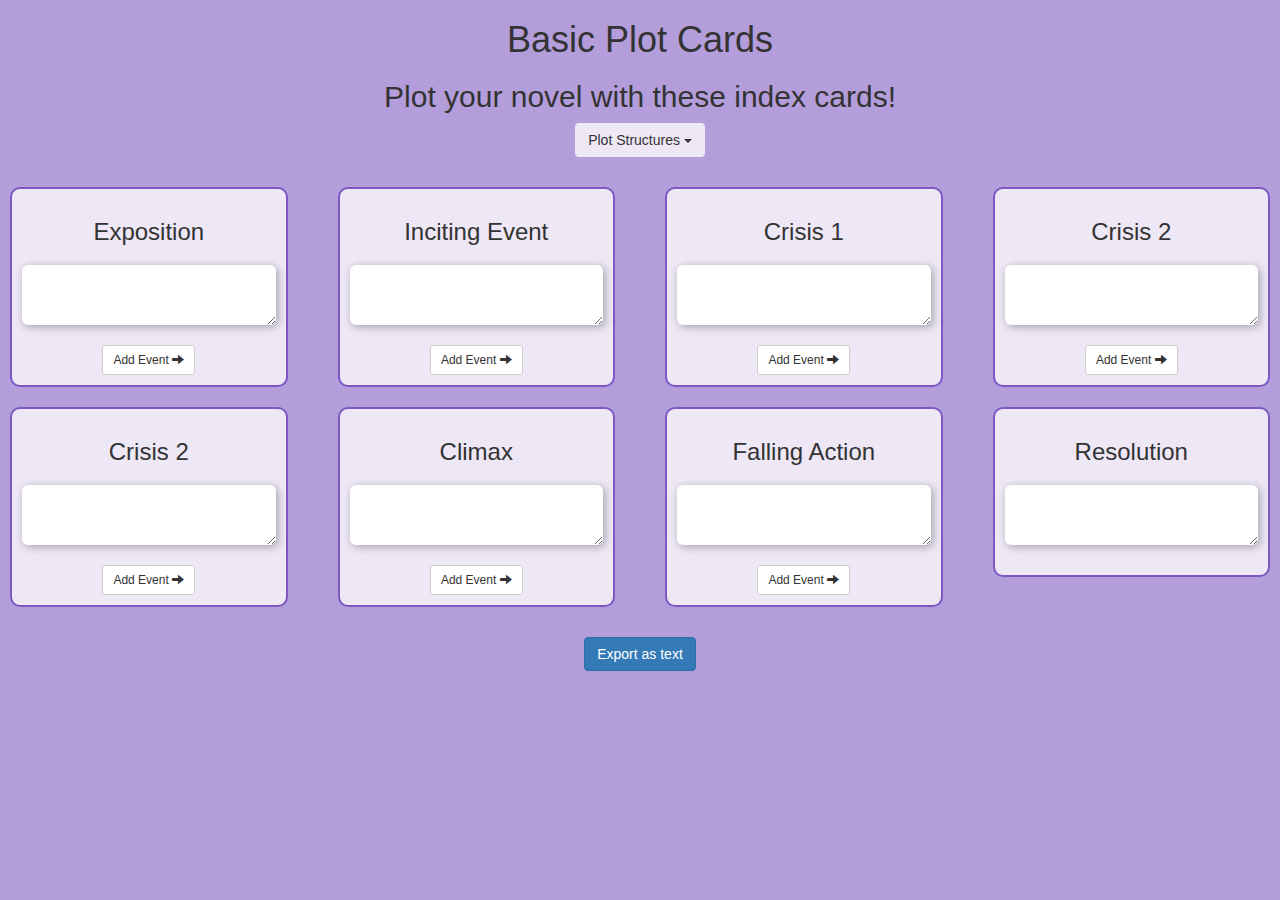
<file: index.html>
<!DOCTYPE html>
<html>
    <head>
        <!-- Bootstrap -->
        <link rel="stylesheet" href="https://maxcdn.bootstrapcdn.com/bootstrap/3.3.7/css/bootstrap.min.css" integrity="sha384-BVYiiSIFeK1dGmJRAkycuHAHRg32OmUcww7on3RYdg4Va+PmSTsz/K68vbdEjh4u" crossorigin="anonymous">
        <!-- CSS -->
        <link rel="stylesheet" href="main.css">
        <!-- Jquery -->
        <script src="https://ajax.googleapis.com/ajax/libs/jquery/1.12.4/jquery.min.js"></script>
        <script src="https://maxcdn.bootstrapcdn.com/bootstrap/3.3.7/js/bootstrap.min.js"></script>
        <script src = "plotcards.js"></script>
    <title>Basic Plot Cards</title>
    </head>
    <body>
        <h1>Basic Plot Cards</h1>
        <h2>Plot your novel with these index cards!</h2>
        <div class="dropdown">
          <button class="btn menubtn dropdown-toggle" type="button" data-toggle="dropdown">Plot Structures
          <span class="caret"></span></button>
          <ul class="dropdown-menu">
            <li><a href="/index.html">Basic</a></li> <!--Fichtean Curve, page default -->
            <li><a href="/snowflake.html">Snowflake</a></li> <!-- three disasters and an ending -->
            <li><a href="/herojourney.html">Hero's Journey</a></li> <!-- https://static1.squarespace.com/static/5654c2e4e4b0c0b1609ae3a3/t/578d3dbcc534a5d4da00870e/1468875295326/Every+novel+needs+a+solid+foundation%21+If+you%27re+ready+to+build+your+own%2C+check+out+my+breakdown+of+these+three+bestselling+plot+structures+%28plus+tips+for+planning+your+multi-POV+novel+or+book+series%29.?format=750w -->
              <li><a href="/pixar.html">Pixar</a></li>
          </ul>
        </div>
        <br>
        <!-- dropdown cards go here -->
        <div class = "row">
            <div class = "col-sm-3 col-xs-6">
                <div class = "default-card">
                    <h3 class = "cardtitle">Exposition</h3>
                    <textarea class = "cardtext"></textarea>
                    <button type="button" class="btn btn-default btn-sm addafter">Add Event <span class="glyphicon glyphicon-arrow-right"></span>
                    </button>
                </div>
            </div>
            <div class = "col-sm-3 col-xs-6">
                <div class = "default-card">
                    <h3 class = "cardtitle">Inciting Event</h3>
                    <textarea class = "cardtext"></textarea>
                    <button type="button" class="btn btn-default btn-sm addafter">Add Event <span class="glyphicon glyphicon-arrow-right"></span>
                    </button>
                </div>
            </div>
            <div class = "col-sm-3 col-xs-6">
                <div class = "default-card">
                    <h3 class = "cardtitle">Crisis 1</h3>
                    <textarea class = "cardtext"></textarea>
                    <button type="button" class="btn btn-default btn-sm addafter">Add Event <span class="glyphicon glyphicon-arrow-right"></span>
                    </button>
                </div>
            </div>
            <div class = "col-sm-3 col-xs-6">
                <div class = "default-card">
                    <h3 class = "cardtitle">Crisis 2</h3>
                    <textarea class = "cardtext"></textarea>
                    <button type="button" class="btn btn-default btn-sm addafter">Add Event <span class="glyphicon glyphicon-arrow-right"></span>
                    </button>
                </div>
            </div>
            <div class = "col-sm-3 col-xs-6">
                <div class = "default-card">
                    <h3 class = "cardtitle">Crisis 2</h3>
                    <textarea class = "cardtext"></textarea>
                    <button type="button" class="btn btn-default btn-sm addafter">Add Event <span class="glyphicon glyphicon-arrow-right"></span>
                    </button>
                </div>
            </div>
            <div class = "col-sm-3 col-xs-6">
                <div class = "default-card">
                    <h3 class = "cardtitle">Climax</h3>
                    <textarea class = "cardtext"></textarea>
                    <button type="button" class="btn btn-default btn-sm addafter">Add Event <span class="glyphicon glyphicon-arrow-right"></span>
                    </button>
                </div>
            </div>
            <div class = "col-sm-3 col-xs-6">
                <div class = "default-card">
                    <h3 class = "cardtitle">Falling Action</h3>
                    <textarea class = "cardtext"></textarea>
                    <button type="button" class="btn btn-default btn-sm addafter">Add Event <span class="glyphicon glyphicon-arrow-right"></span>
                    </button>
                </div>
            </div>
            <div class = "col-sm-3 col-xs-6">
                <div class = "default-card">
                    <h3 class = "cardtitle">Resolution</h3>
                    <textarea class = "cardtext"></textarea>

                </div>
            </div>
        </div>
        <br>
        <div class = "buttoncontainer text-center">
            <button class = "btn btn-primary" id="textexport">Export as text</button>
        </div>
    </body>
</html>
</file>
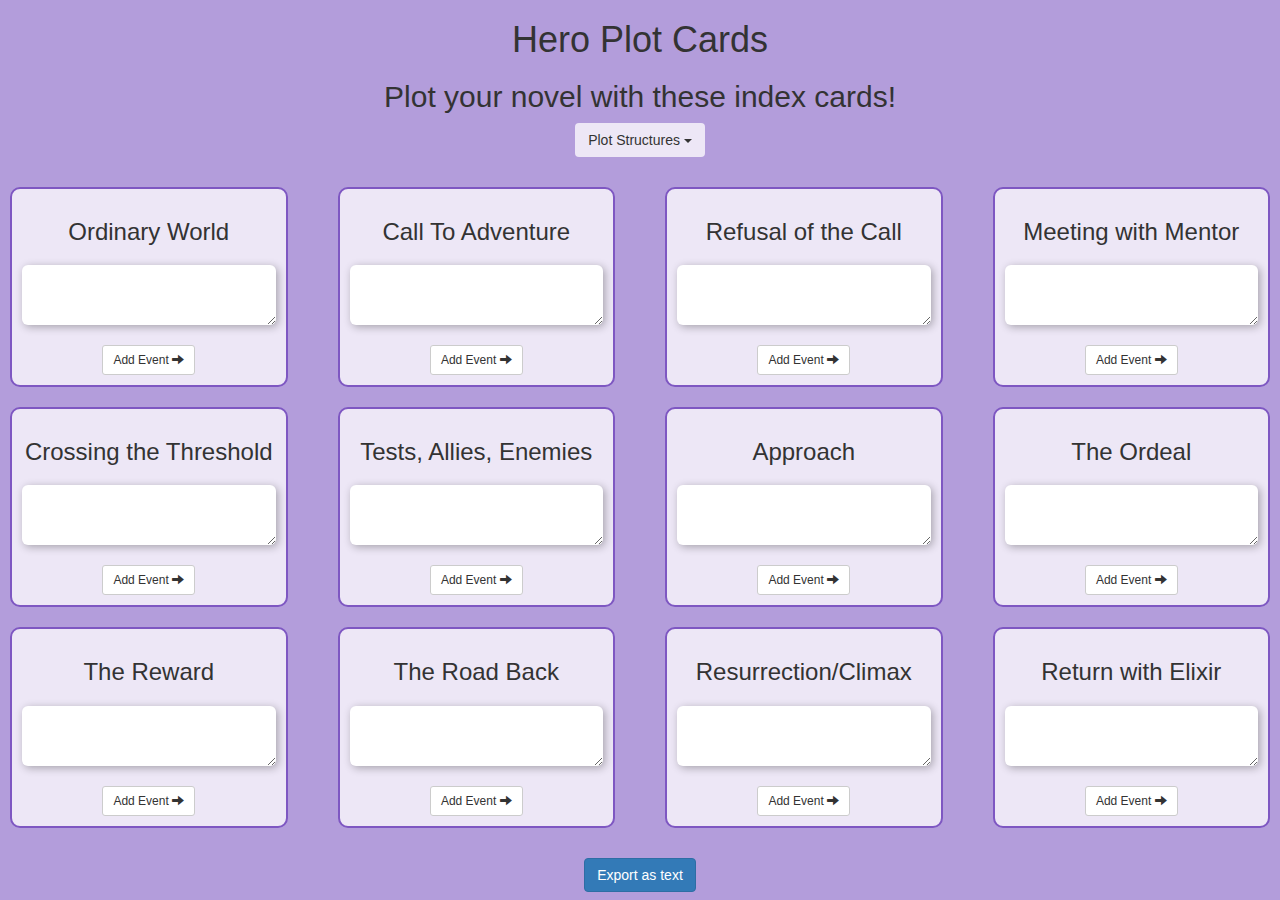
<file: herojourney.html>
<!DOCTYPE html>
<html>
    <head>
        <!-- Bootstrap -->
        <link rel="stylesheet" href="https://maxcdn.bootstrapcdn.com/bootstrap/3.3.7/css/bootstrap.min.css" integrity="sha384-BVYiiSIFeK1dGmJRAkycuHAHRg32OmUcww7on3RYdg4Va+PmSTsz/K68vbdEjh4u" crossorigin="anonymous">
        <!-- CSS -->
        <link rel="stylesheet" href="main.css">
        <!-- Jquery -->
        <script src="https://ajax.googleapis.com/ajax/libs/jquery/1.12.4/jquery.min.js"></script>
        <script src="https://maxcdn.bootstrapcdn.com/bootstrap/3.3.7/js/bootstrap.min.js"></script>
        <script src = "plotcards.js"></script>
    <title>Hero Plot Cards</title>
    </head>
    <body>
        <h1>Hero Plot Cards</h1>
        <h2>Plot your novel with these index cards!</h2>
        <div class="dropdown">
          <button class="btn menubtn dropdown-toggle" type="button" data-toggle="dropdown">Plot Structures
          <span class="caret"></span></button>
          <ul class="dropdown-menu">
            <li><a href="/index.html">Basic</a></li> <!--Fichtean Curve, page default -->
            <li><a href="/snowflake.html">Snowflake</a></li> <!-- three disasters and an ending -->
            <li><a href="/herojourney.html">Hero's Journey</a></li> <!-- https://static1.squarespace.com/static/5654c2e4e4b0c0b1609ae3a3/t/578d3dbcc534a5d4da00870e/1468875295326/Every+novel+needs+a+solid+foundation%21+If+you%27re+ready+to+build+your+own%2C+check+out+my+breakdown+of+these+three+bestselling+plot+structures+%28plus+tips+for+planning+your+multi-POV+novel+or+book+series%29.?format=750w -->
              <li><a href="/pixar.html">Pixar</a></li>
          </ul>
        </div>
        <br>
        <!-- dropdown cards go here -->
        <div class = "row">
            <div class = "col-sm-3 col-xs-6">
                <div class = "default-card">
                    <h3 class = "cardtitle">Ordinary World</h3>
                    <textarea class = "cardtext autoExpand"></textarea>
                    <button type="button" class="btn btn-default btn-sm addafter">Add Event <span class="glyphicon glyphicon-arrow-right"></span>
                    </button>
                </div>
            </div>
            <div class = "col-sm-3 col-xs-6">
                <div class = "default-card">
                    <h3 class = "cardtitle">Call To Adventure</h3>
                    <textarea class = "cardtext"></textarea>
                    <button type="button" class="btn btn-default btn-sm addafter">Add Event <span class="glyphicon glyphicon-arrow-right"></span>
                    </button>
                </div>
            </div>
            <div class = "col-sm-3 col-xs-6">
                <div class = "default-card">
                    <h3 class = "cardtitle">Refusal of the Call</h3>
                    <textarea class = "cardtext"></textarea>
                    <button type="button" class="btn btn-default btn-sm addafter">Add Event <span class="glyphicon glyphicon-arrow-right"></span>
                    </button>
                </div>
            </div>
            <div class = "col-sm-3 col-xs-6">
                <div class = "default-card">
                    <h3 class = "cardtitle">Meeting with Mentor</h3>
                    <textarea class = "cardtext"></textarea>
                    <button type="button" class="btn btn-default btn-sm addafter">Add Event <span class="glyphicon glyphicon-arrow-right"></span>
                    </button>
                </div>
            </div>
            <div class = "col-sm-3 col-xs-6">
                <div class = "default-card">
                    <h3 class = "cardtitle">Crossing the Threshold</h3>
                    <textarea class = "cardtext"></textarea>
                    <button type="button" class="btn btn-default btn-sm addafter">Add Event <span class="glyphicon glyphicon-arrow-right"></span>
                    </button>
                </div>
            </div>
            <div class = "col-sm-3 col-xs-6">
                <div class = "default-card">
                    <h3 class = "cardtitle">Tests, Allies, Enemies</h3>
                    <textarea class = "cardtext"></textarea>
                    <button type="button" class="btn btn-default btn-sm addafter">Add Event <span class="glyphicon glyphicon-arrow-right"></span>
                    </button>
                </div>
            </div>
            <div class = "col-sm-3 col-xs-6">
                <div class = "default-card">
                    <h3 class = "cardtitle">Approach</h3>
                    <textarea class = "cardtext"></textarea>
                    <button type="button" class="btn btn-default btn-sm addafter">Add Event <span class="glyphicon glyphicon-arrow-right"></span>
                    </button>
                </div>
            </div>
                        <div class = "col-sm-3 col-xs-6">
                <div class = "default-card">
                    <h3 class = "cardtitle">The Ordeal</h3>
                    <textarea class = "cardtext"></textarea>
                    <button type="button" class="btn btn-default btn-sm addafter">Add Event <span class="glyphicon glyphicon-arrow-right"></span>
                    </button>
                </div>
            </div>
            <div class = "col-sm-3 col-xs-6">
                <div class = "default-card">
                    <h3 class = "cardtitle">The Reward</h3>
                    <textarea class = "cardtext"></textarea>
                    <button type="button" class="btn btn-default btn-sm addafter">Add Event <span class="glyphicon glyphicon-arrow-right"></span>
                    </button>
                </div>
            </div>
            <div class = "col-sm-3 col-xs-6">
                <div class = "default-card">
                    <h3 class = "cardtitle">The Road Back</h3>
                    <textarea class = "cardtext"></textarea>
                    <button type="button" class="btn btn-default btn-sm addafter">Add Event <span class="glyphicon glyphicon-arrow-right"></span>
                    </button>
                </div>
            </div>
            <div class = "col-sm-3 col-xs-6">
                <div class = "default-card">
                    <h3 class = "cardtitle">Resurrection/Climax</h3>
                    <textarea class = "cardtext"></textarea>
                    <button type="button" class="btn btn-default btn-sm addafter">Add Event <span class="glyphicon glyphicon-arrow-right"></span>
                    </button>
                </div>
            </div>
            <div class = "col-sm-3 col-xs-6">
                <div class = "default-card">
                    <h3 class = "cardtitle">Return with Elixir</h3>
                    <textarea class = "cardtext"></textarea>
                    <button type="button" class="btn btn-default btn-sm addafter">Add Event <span class="glyphicon glyphicon-arrow-right"></span>
                    </button>
                </div>
            </div>
        </div>
        <br>
        <div class = "buttoncontainer text-center">
            <button class = "btn btn-primary" id="textexport">Export as text</button>
        </div>
    </body>
</html>
</file>
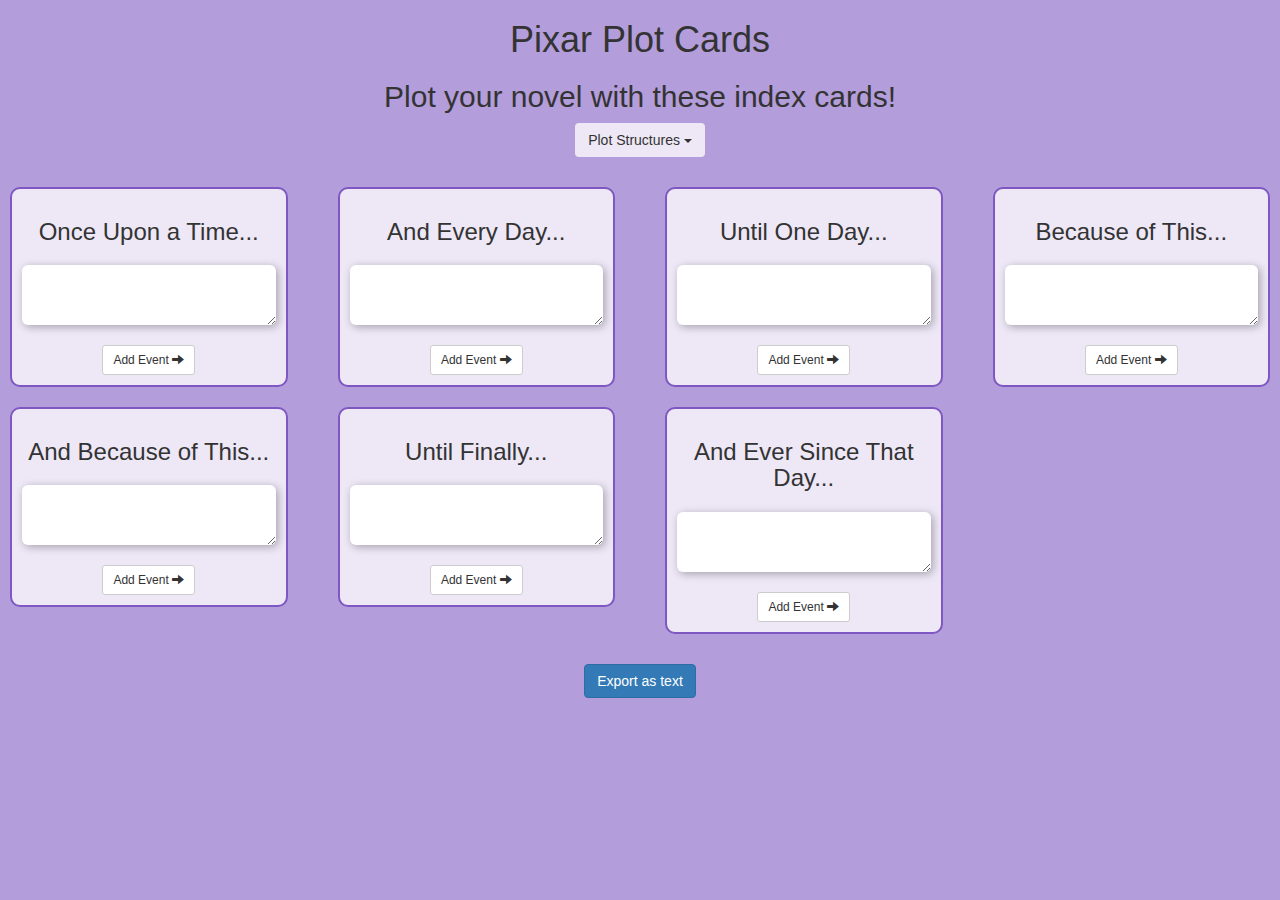
<file: pixar.html>
<!DOCTYPE html>
<html>
    <head>
        <!-- Bootstrap -->
        <link rel="stylesheet" href="https://maxcdn.bootstrapcdn.com/bootstrap/3.3.7/css/bootstrap.min.css" integrity="sha384-BVYiiSIFeK1dGmJRAkycuHAHRg32OmUcww7on3RYdg4Va+PmSTsz/K68vbdEjh4u" crossorigin="anonymous">
        <!-- CSS -->
        <link rel="stylesheet" href="main.css">
        <!-- Jquery -->
        <script src="https://ajax.googleapis.com/ajax/libs/jquery/1.12.4/jquery.min.js"></script>
        <script src="https://maxcdn.bootstrapcdn.com/bootstrap/3.3.7/js/bootstrap.min.js"></script>
        <script src = "plotcards.js"></script>
    <title>Pixar Plot Cards</title>
    </head>
    <body>
        <h1>Pixar Plot Cards</h1>
        <h2>Plot your novel with these index cards!</h2>
        <div class="dropdown">
          <button class="btn menubtn dropdown-toggle" type="button" data-toggle="dropdown">Plot Structures
          <span class="caret"></span></button>
          <ul class="dropdown-menu">
            <li><a href="/index.html">Basic</a></li> <!--Fichtean Curve, page default -->
            <li><a href="/snowflake.html">Snowflake</a></li> <!-- three disasters and an ending -->
            <li><a href="/herojourney.html">Hero's Journey</a></li> <!-- https://static1.squarespace.com/static/5654c2e4e4b0c0b1609ae3a3/t/578d3dbcc534a5d4da00870e/1468875295326/Every+novel+needs+a+solid+foundation%21+If+you%27re+ready+to+build+your+own%2C+check+out+my+breakdown+of+these+three+bestselling+plot+structures+%28plus+tips+for+planning+your+multi-POV+novel+or+book+series%29.?format=750w -->
              <li><a href="/pixar.html">Pixar</a></li>
          </ul>
        </div>
        <br>
        <!-- dropdown cards go here -->
        <div class = "row">
            <div class = "col-sm-3 col-xs-6">
                <div class = "default-card">
                    <h3 class = "cardtitle">Once Upon a Time...</h3>
                    <textarea class = "cardtext"></textarea>
                    <button type="button" class="btn btn-default btn-sm addafter">Add Event <span class="glyphicon glyphicon-arrow-right"></span>
                    </button>
                </div>
            </div>
            <div class = "col-sm-3 col-xs-6">
                <div class = "default-card">
                    <h3 class = "cardtitle">And Every Day...</h3>
                    <textarea class = "cardtext"></textarea>
                    <button type="button" class="btn btn-default btn-sm addafter">Add Event <span class="glyphicon glyphicon-arrow-right"></span>
                    </button>
                </div>
            </div>
            <div class = "col-sm-3 col-xs-6">
                <div class = "default-card">
                    <h3 class = "cardtitle">Until One Day...</h3>
                    <textarea class = "cardtext"></textarea>
                    <button type="button" class="btn btn-default btn-sm addafter">Add Event <span class="glyphicon glyphicon-arrow-right"></span>
                    </button>
                </div>
            </div>
            <div class = "col-sm-3 col-xs-6">
                <div class = "default-card">
                    <h3 class = "cardtitle">Because of This...</h3>
                    <textarea class = "cardtext"></textarea>
                    <button type="button" class="btn btn-default btn-sm addafter">Add Event <span class="glyphicon glyphicon-arrow-right"></span>
                    </button>
                </div>
            </div>
            <div class = "col-sm-3 col-xs-6">
                <div class = "default-card">
                    <h3 class = "cardtitle">And Because of This...</h3>
                    <textarea class = "cardtext"></textarea>
                    <button type="button" class="btn btn-default btn-sm addafter">Add Event <span class="glyphicon glyphicon-arrow-right"></span></button>
                </div>
            </div>
            <div class = "col-sm-3 col-xs-6">
                <div class = "default-card">
                    <h3 class = "cardtitle">Until Finally...</h3>
                    <textarea class = "cardtext"></textarea>

                    <button type="button" class="btn btn-default btn-sm addafter">Add Event <span class="glyphicon glyphicon-arrow-right"></span>
                    </button>
                </div>
            </div>
            <div class = "col-sm-3 col-xs-6">
                <div class = "default-card">
                    <h3 class = "cardtitle">And Ever Since That Day...</h3>
                    <textarea class = "cardtext"></textarea>

                    <button type="button" class="btn btn-default btn-sm addafter">Add Event <span class="glyphicon glyphicon-arrow-right"></span>
                    </button>
                </div>
            </div>
        </div>
        <br>
        <div class = "buttoncontainer text-center">
            <button class = "btn btn-primary" id="textexport">Export as text</button>
        </div>
    </body>
</html>
</file>
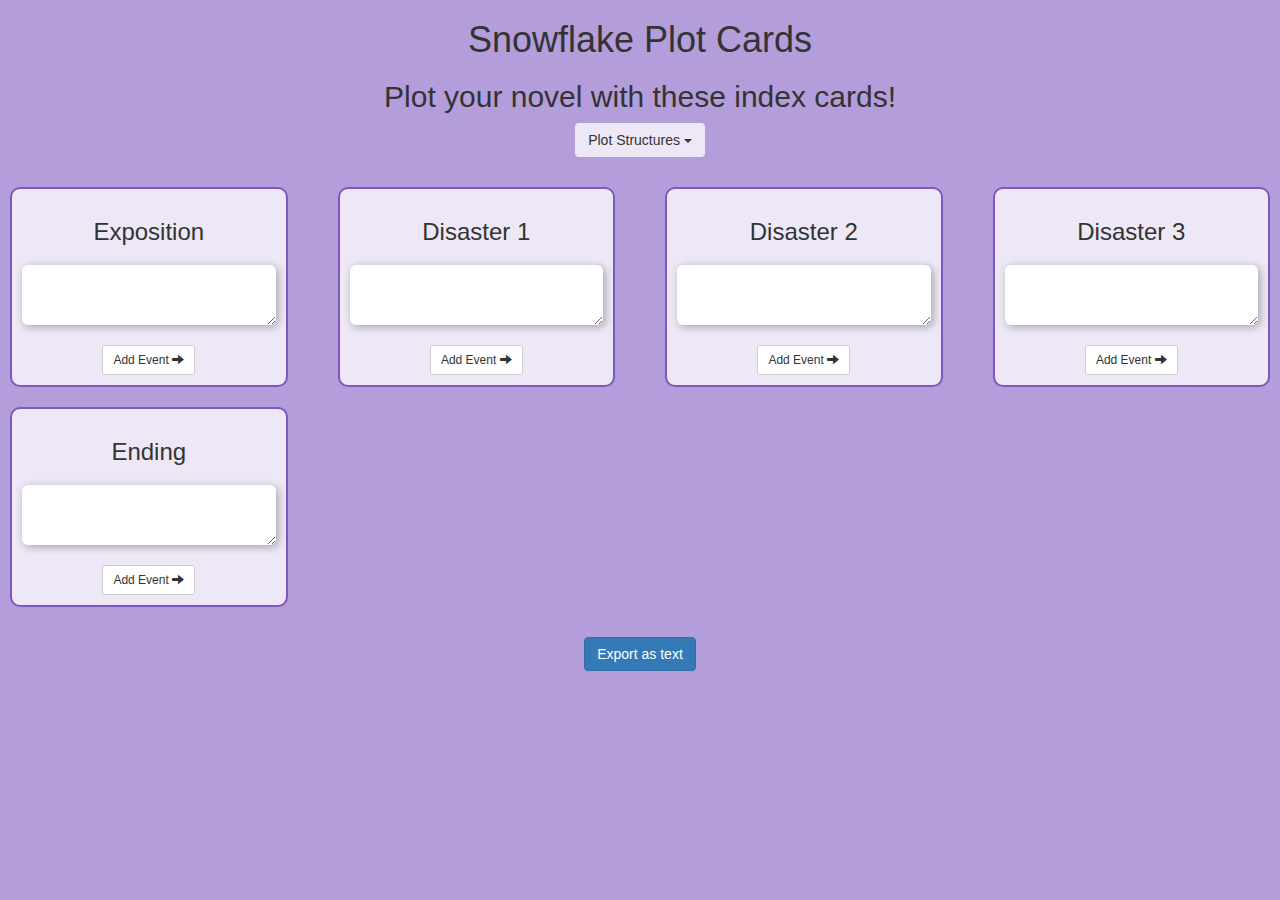
<file: snowflake.html>
<!DOCTYPE html>
<html>
    <head>
        <!-- Bootstrap -->
        <link rel="stylesheet" href="https://maxcdn.bootstrapcdn.com/bootstrap/3.3.7/css/bootstrap.min.css" integrity="sha384-BVYiiSIFeK1dGmJRAkycuHAHRg32OmUcww7on3RYdg4Va+PmSTsz/K68vbdEjh4u" crossorigin="anonymous">
        <!-- CSS -->
        <link rel="stylesheet" href="main.css">
        <!-- Jquery -->
        <script src="https://ajax.googleapis.com/ajax/libs/jquery/1.12.4/jquery.min.js"></script>
        <script src="https://maxcdn.bootstrapcdn.com/bootstrap/3.3.7/js/bootstrap.min.js"></script>
        <script src = "plotcards.js"></script>
    <title>Snowflake Plot Cards</title>
    </head>
    <body>
        <h1>Snowflake Plot Cards</h1>
        <h2>Plot your novel with these index cards!</h2>
        <div class="dropdown">
          <button class="btn menubtn dropdown-toggle" type="button" data-toggle="dropdown">Plot Structures
          <span class="caret"></span></button>
          <ul class="dropdown-menu">
            <li><a href="/index.html">Basic</a></li> <!--Fichtean Curve, page default -->
            <li><a href="/snowflake.html">Snowflake</a></li> <!-- three disasters and an ending -->
            <li><a href="/herojourney.html">Hero's Journey</a></li> <!-- https://static1.squarespace.com/static/5654c2e4e4b0c0b1609ae3a3/t/578d3dbcc534a5d4da00870e/1468875295326/Every+novel+needs+a+solid+foundation%21+If+you%27re+ready+to+build+your+own%2C+check+out+my+breakdown+of+these+three+bestselling+plot+structures+%28plus+tips+for+planning+your+multi-POV+novel+or+book+series%29.?format=750w -->
            <li><a href="/pixar.html">Pixar</a></li>
          </ul>
        </div>
        <br>
        <!-- dropdown cards go here -->
        <div class = "row">
            <div class = "col-sm-3 col-xs-6">
                <div class = "default-card">
                    <h3 class = "cardtitle">Exposition</h3>
                    <textarea class = "cardtext"></textarea>
                    <button type="button" class="btn btn-default btn-sm addafter">Add Event <span class="glyphicon glyphicon-arrow-right"></span>
                    </button>
                </div>
            </div>
            <div class = "col-sm-3 col-xs-6">
                <div class = "default-card">
                    <h3 class = "cardtitle">Disaster 1</h3>
                    <textarea class = "cardtext"></textarea>
                    <button type="button" class="btn btn-default btn-sm addafter">Add Event <span class="glyphicon glyphicon-arrow-right"></span></button>
                </div>
            </div>
            <div class = "col-sm-3 col-xs-6">
                <div class = "default-card">
                    <h3 class = "cardtitle">Disaster 2</h3>
                    <textarea class = "cardtext"></textarea>
                    <button type="button" class="btn btn-default btn-sm addafter">Add Event <span class="glyphicon glyphicon-arrow-right"></span></button>
                </div>
            </div>
            <div class = "col-sm-3 col-xs-6">
                <div class = "default-card">
                    <h3 class = "cardtitle">Disaster 3</h3>
                    <textarea class = "cardtext"></textarea>
                    <button type="button" class="btn btn-default btn-sm addafter">Add Event <span class="glyphicon glyphicon-arrow-right"></span>
                    </button>
                </div>
            </div>
            <div class = "col-sm-3 col-xs-6">
                <div class = "default-card">
                    <h3 class = "cardtitle">Ending</h3>
                    <textarea class = "cardtext"></textarea>
                    <button type="button" class="btn btn-default btn-sm addafter">Add Event <span class="glyphicon glyphicon-arrow-right"></span>
                    </button>
                </div>
            </div>
        </div>
        <br>
        <div class = "buttoncontainer text-center">
            <button class = "btn btn-primary" id="textexport">Export as text</button>
        </div>
    </body>
</html>
</file>
<file: main.css>
body {
    background-color: #B39DDB;
}

h1 {
    text-align: center;
}

h2 {
    text-align: center;
}

.dropdown {
    text-align: center;
}

.dropdown-menu {
  left: 50%;
  right: auto;
  text-align: center;
  transform: translate(-50%, 0);
}

.default-card{
    text-align: center;
    margin:10px; 
    padding:10px;; 
    position: relative;
    border-radius: 10px;
    height: auto;
    overflow: auto;
    border: 2px solid #7E57C2;
    background-color: #EDE7F6;
}
/* added-card will have a text enter box for the title too */

.added-card {
    text-align: center;
    margin-top: 10px;
    margin-right: 10px;
    margin-left: 10px;
    margin-bottom: 10px; 
    padding:10px; 
    position: relative;
    border-radius: 10px;
    height: auto;
    overflow:auto;
    border: 2px solid #2196F3;
    background-color: #BBDEFB;
}

.cardtext {
    text-align: left;
    width: 100%;
    height: 100%;
}

.cardtitle {
    text-align: center;
}

textarea{  
  display:block;
  box-sizing: padding-box;
  overflow:hidden;
  padding:10px;
  width:250px;
  font-size:14px;
  margin:20px auto;
  border-radius:6px;
  box-shadow:2px 2px 8px rgba(0,0,0,.3);
  border:0;
}

.deletebutton{
    float: left;
    background-color: #2196F3;
    border: none;
    color: white;
    margin: 5px;
}

.deletebutton:active{
    background-color: #1565C0;
    color: white;
}

.deletebutton:hover{
    background-color: #1565C0;
    color: white;
}

.cardtitlebox {
    margin-top: 7px;
    text-align: center;
    height: 40px;
    width: 200px;
}

.menubtn {
    background-color: #EDE7F6;
}
</file>
